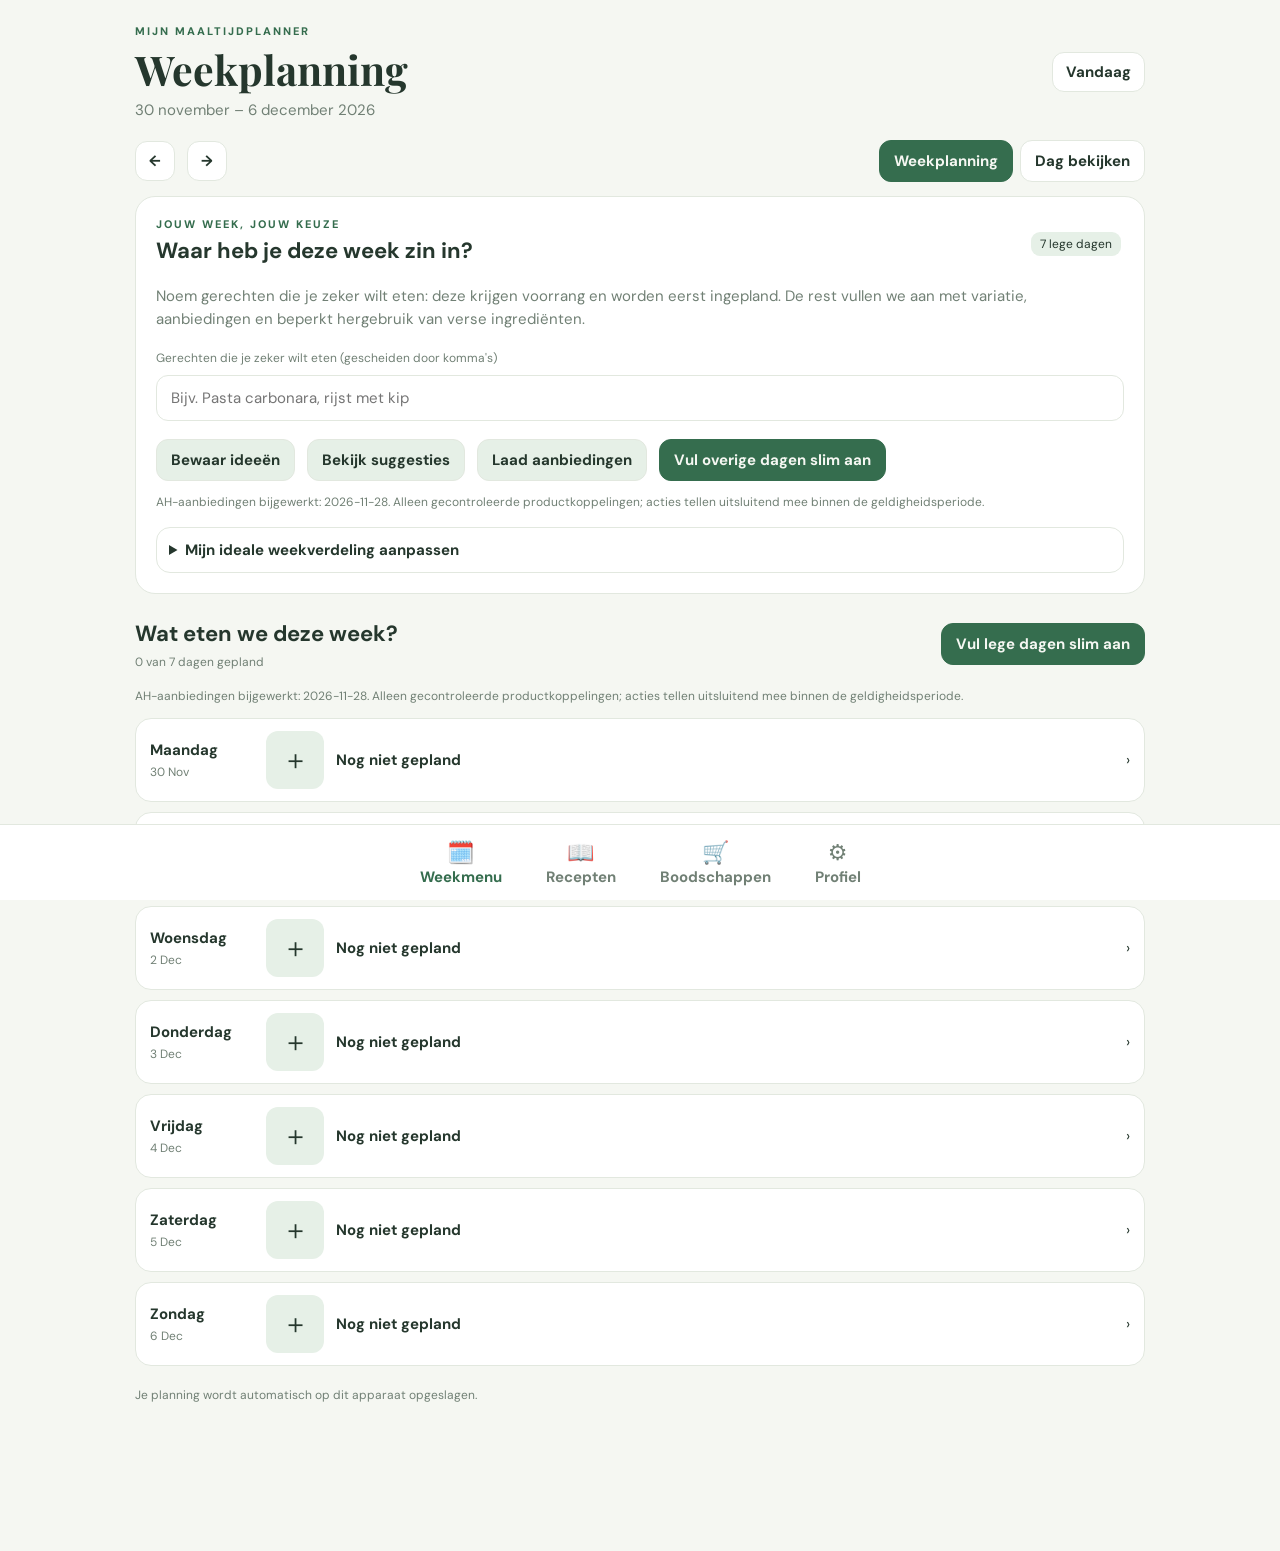
<file: index.html>
<!doctype html><html lang="nl"><head><meta charset="utf-8"><meta name="viewport" content="width=device-width,initial-scale=1,viewport-fit=cover"><meta name="theme-color" content="#f5f7f2"><title>Mijn Weekmenu</title><link rel="preconnect" href="https://fonts.googleapis.com"><link href="https://fonts.googleapis.com/css2?family=DM+Sans:wght@400;500;600;700;800&family=Playfair+Display:wght@600;700&display=swap" rel="stylesheet"><link rel="stylesheet" href="styles.css"></head><body><main id="app"></main><nav id="nav" aria-label="Hoofdnavigatie"></nav><div id="overlay"></div><script src="data.js"></script><script src="app.js"></script></body></html>
</file>
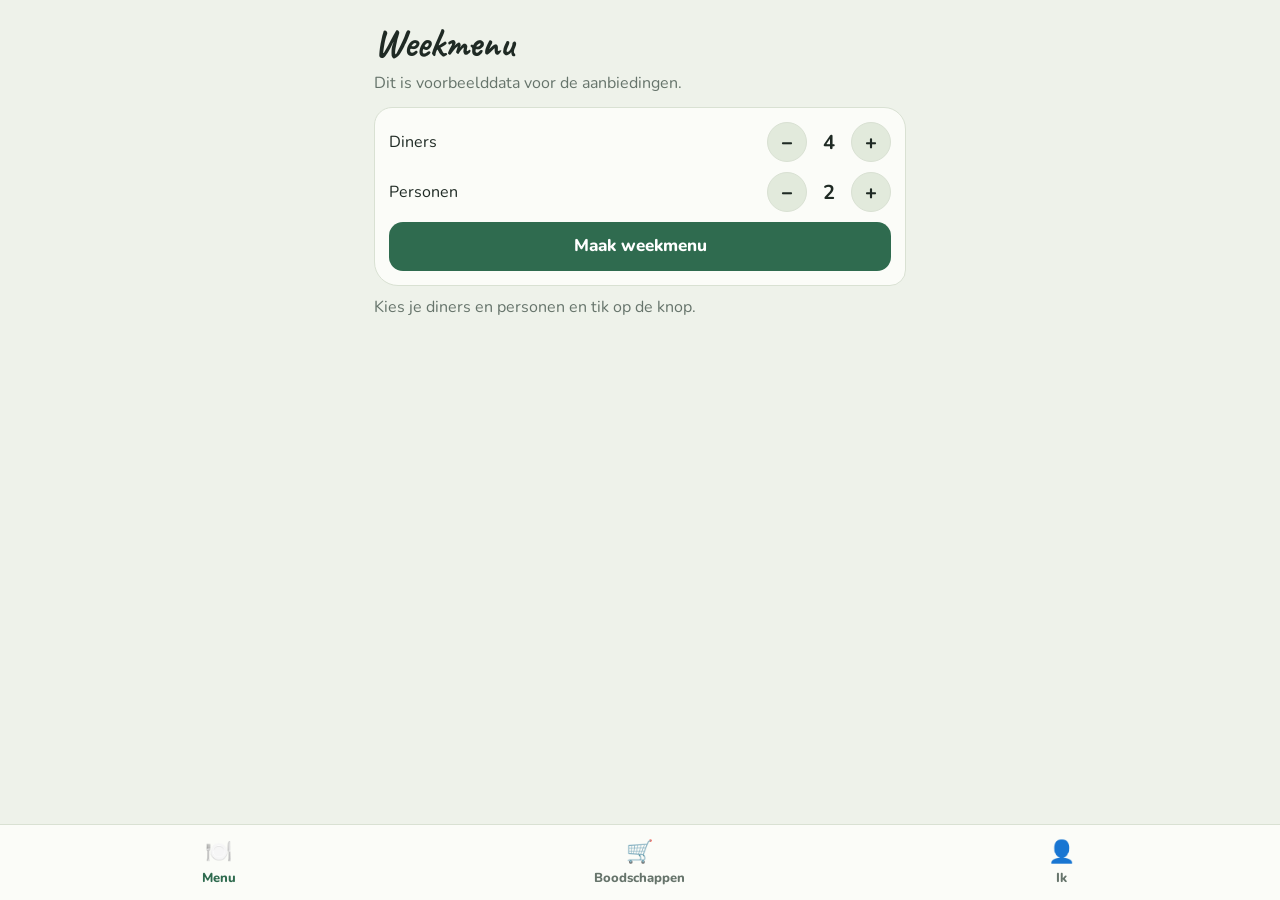
<file: index (3).html>
<!doctype html>
<html lang="nl"><head><meta charset="utf-8">
<meta name="viewport" content="width=device-width, initial-scale=1, viewport-fit=cover">
<title>Weekmenu</title>
<link href="https://fonts.googleapis.com/css2?family=Caveat:wght@600;700&family=Nunito:wght@400;700;800&display=swap" rel="stylesheet">
<style>
:root{--bg:#eef2ea;--card:#fbfcf8;--ink:#1f2a24;--mut:#66746b;--acc:#2f6b4f;--on:#fff;--deal:#f2c14e;--line:#d9e1d3;--chip:#e2eadc;box-sizing:border-box;padding-top:env(safe-area-inset-top,0px);padding-bottom:env(safe-area-inset-bottom,0px)}
@media(prefers-color-scheme:dark){:root:not([data-theme="light"]){--bg:#141a16;--card:#1d2621;--ink:#e9f0e8;--mut:#90a096;--acc:#6fc096;--on:#10201a;--line:#2b3830;--chip:#27332c;color-scheme:dark}}
:root[data-theme="dark"]{--bg:#141a16;--card:#1d2621;--ink:#e9f0e8;--mut:#90a096;--acc:#6fc096;--on:#10201a;--line:#2b3830;--chip:#27332c;color-scheme:dark}
*{box-sizing:border-box}html{scroll-padding-top:env(safe-area-inset-top,0px)}
body{margin:0;background:var(--bg);color:var(--ink);font:400 16px/1.45 Nunito,system-ui,sans-serif;padding-bottom:84px}
main{max-width:560px;margin:0 auto;padding:14px}
h1,h2{font-family:Caveat,cursive;margin:0;font-weight:700}h1{font-size:40px}h2{font-size:28px;margin:18px 0 8px}
.sub{color:var(--mut);margin:0 0 12px}
.card{background:var(--card);border:1.5px solid var(--line);border-radius:18px 22px 16px 24px;padding:14px;margin:10px 0}
.row{display:flex;align-items:center;gap:10px}.sp{flex:1}
.step{display:flex;align-items:center;gap:10px}.step b{min-width:24px;text-align:center;font-size:20px}
button{font:inherit;color:inherit;cursor:pointer}
.rb{width:40px;height:40px;border-radius:50%;border:1.5px solid var(--line);background:var(--chip);font-size:20px;font-weight:800}
.btn{background:var(--acc);color:var(--on);border:0;border-radius:14px;padding:12px 16px;font-weight:800;width:100%;font-size:17px}
.ghost{background:none;border:1.5px solid var(--line);border-radius:12px;padding:6px 10px;font-weight:700}
.pic{width:64px;height:64px;flex:none;border-radius:58% 42% 55% 45%/48% 56% 44% 52%;background:var(--chip);border:2px solid var(--ink);display:grid;place-items:center;font-size:32px}
.meta{color:var(--mut);font-size:14px}.name{font-weight:800;font-size:18px}
.tag{display:inline-block;background:var(--deal);color:#2a2105;border-radius:8px;padding:1px 7px;font-size:12px;font-weight:800;margin:4px 4px 0 0}
.chip{display:inline-block;border:1.5px solid var(--line);background:var(--chip);border-radius:20px;padding:5px 12px;margin:3px;font-weight:700}
.chip.on{background:var(--ink);color:var(--bg)}
.st{flex:1;min-width:30%;border:1.5px solid var(--line);border-radius:14px;background:var(--card);padding:8px;text-align:center}
.st.sel{border-color:var(--acc);outline:2px solid var(--acc)}.st b{display:block;font-size:17px}
.best{color:var(--acc);font-size:12px;font-weight:800}
.it{display:flex;align-items:center;gap:10px;padding:9px 0;border-bottom:1px solid var(--line)}
.it.d .t{text-decoration:line-through;opacity:.5}.t{flex:1}
nav{position:fixed;left:0;right:0;bottom:0;background:var(--card);border-top:1.5px solid var(--line);display:flex;padding:6px 8px calc(6px + env(safe-area-inset-bottom,0px))}
nav button{flex:1;border:0;background:none;padding:6px;font-weight:800;color:var(--mut);font-size:13px}nav button span{display:block;font-size:22px}
nav button.on{color:var(--acc)}
.seg{display:flex;gap:6px;margin:8px 0}.seg button{flex:1;border:1.5px solid var(--line);background:var(--card);border-radius:12px;padding:8px;font-weight:800}.seg .on{background:var(--acc);color:var(--on);border-color:var(--acc)}
button:focus-visible{outline:3px solid var(--acc);outline-offset:2px}
.in{font:inherit;color:inherit;background:var(--card);border:1.5px solid var(--line);border-radius:10px;padding:8px;width:100%;min-width:0}
</style></head><body><main id="app"></main><nav id="nav"></nav>
<script>
const CT=`kip|Kipfilet|1.6|g|125|0
gehakt|Gehakt|1.3|g|100|0
spek|Spekjes|0.6|g|30|0
ham|Ham|0.5|g|30|0
zalm|Zalm|2.2|g|120|0
rijst|Rijst|0.2|g|75|1
pasta|Pasta|0.25|g|90|1
orzo|Orzo|0.35|g|80|0
wrap|Wraps|0.5|st|2|0
naan|Naanbrood|0.5|st|1|0
bloemkool|Bloemkool|0.6|g|200|0
broccoli|Broccoli|0.55|g|150|0
spinazie|Spinazie|0.5|g|100|0
boerenkool|Boerenkool|0.5|g|200|0
zuurkool|Zuurkool|0.4|g|200|0
rodekool|Rode kool|0.4|g|200|0
sperzieb|Sperziebonen|0.6|g|150|0
courgette|Courgette|0.5|st|0.5|0
tomaat|Tomaten|0.5|g|120|0
paprika|Paprika|0.6|st|0.5|0
mozzarella|Mozzarella|0.55|g|60|0
feta|Feta|0.6|g|50|0
burrata|Burrata|1.2|g|60|0
kaas|Geraspte kaas|0.4|g|40|0
boursin|Boursin|0.8|g|40|0
room|Kookroom|0.3|ml|50|0
pesto|Pesto|0.5|g|30|0
currypasta|Currypasta|0.4|g|25|0
kokos|Kokosmelk|0.45|ml|100|0
linzen|Linzen|0.4|g|60|0
aardappel|Aardappelen|0.3|g|200|0
sla|Sla|0.4|g|60|0
avocado|Avocado|0.8|st|0.5|0
tzatziki|Tzatziki|0.4|g|50|0
mais|Mais en bonen|0.4|g|80|0
ei|Eieren|0.3|st|1|1
ui|Ui|0.1|st|0.5|1
knoflook|Knoflook|0.05|teen|1|1
olie|Olijfolie|0.05|ml|10|1`;
const RT=`Bloemkoolschotel|Schotels|45|1|bloemkool,aardappel,kaas,room,ham
Broccoli-ovenschotel|Schotels|40|1|broccoli,aardappel,kaas,room,gehakt
Lasagne|Schotels|75|2|gehakt,pasta,tomaat,kaas,room,ui
Quiche met spinazie|Schotels|60|2|spinazie,ei,room,kaas,spek
Pan-lasagne pesto|Schotels|35|1|pasta,pesto,gehakt,mozzarella,tomaat,olie
Boerenkoolstamppot|Hollands|40|1|boerenkool,aardappel,spek
Zuurkool met spekjes|Hollands|35|1|zuurkool,aardappel,spek
Rode kool met kip|Hollands|40|1|rodekool,aardappel,kip
Sperziebonen met kip|Hollands|35|1|sperzieb,aardappel,kip
Kippensoep|Soep|60|2|kip,ui,aardappel
Broccolisoep|Soep|30|1|broccoli,room,aardappel,ui
Pasta carbonara|Pasta|25|1|pasta,spek,ei,kaas,knoflook
Orzo met ham en kaas|Pasta|25|1|orzo,ham,kaas,room
Pasta pesto met kip|Pasta|25|1|pasta,pesto,kip,tomaat
Pasta boursin en broccoli|Pasta|25|1|pasta,boursin,broccoli
Ravioli spinazie-mozzarella|Pasta|20|1|pasta,spinazie,mozzarella,tomaat
Orzo met spinazie en tomaatjes|Pasta|25|1|orzo,spinazie,tomaat,feta
Chili con carne|Wraps|45|1|gehakt,mais,tomaat,paprika,rijst,ui
Tacos|Wraps|25|1|gehakt,wrap,sla,tomaat,kaas,avocado
Fajitas|Wraps|25|1|kip,paprika,wrap,ui,kaas
Shoarma-wraps|Wraps|25|1|kip,wrap,sla,tzatziki,tomaat
Nasi|Rijst|30|1|rijst,kip,ei,ui,paprika,knoflook,olie
Butter chicken|Rijst|40|2|kip,rijst,room,tomaat,currypasta
Kip kerrie|Rijst|35|1|kip,rijst,currypasta,kokos,paprika
Pokebowl|Rijst|25|1|zalm,rijst,avocado,mais
Linzencurry met naan|Curry|35|1|linzen,kokos,currypasta,tomaat,naan
Groene curry|Curry|35|2|kip,kokos,currypasta,broccoli,rijst
Orzosalade met feta|Salades|20|1|orzo,feta,tomaat,paprika,sla
Burratasalade|Salades|15|1|burrata,tomaat,sla,pesto
Caesar-pastasalade|Salades|25|1|pasta,kip,spek,ei,sla
Gevulde paprika|Overig|50|2|paprika,gehakt,rijst,kaas,tomaat
Courgette-parmigiana|Overig|55|2|courgette,tomaat,mozzarella,kaas
Risotto met burrata|Overig|40|2|rijst,burrata,courgette,room,ui
Kip tandoori met naan|Overig|35|1|kip,naan,tzatziki,currypasta`;
const EM={Schotels:'🥘',Hollands:'🥔',Soep:'🍲',Pasta:'🍝',Wraps:'🌯',Rijst:'🍛',Curry:'🌶️',Salades:'🥗',Overig:'🍽️'};
const CT2=`zout|Zout|0.03|st|0|1
peper|Peper|0.03|st|0|1
nootmuskaat|Nootmuskaat|0.03|st|0|1
ikruiden|Italiaanse kruiden|0.03|st|0|1
tacokruiden|Tacokruiden|0.15|st|0|1
komijn|Komijn|0.03|st|0|1
kerriepoeder|Kerriepoeder|0.03|st|0|1
paprikapoeder|Paprikapoeder|0.03|st|0|1
gember|Gember|0.1|g|5|1
bouillon|Bouillon|0.1|st|0.5|1
boter|Boter|0.1|g|10|1
melk|Melk|0.1|ml|50|1
sojasaus|Sojasaus|0.05|ml|10|1
azijn|Azijn|0.03|ml|10|1
honing|Honing|0.1|g|10|1
tomatenpuree|Tomatenpuree|0.1|g|15|1
asperges|Groene asperges|1.2|g|150|0
witlof|Witlof|0.6|g|150|0
wortel|Wortelen|0.3|g|150|0
snijbonen|Snijbonen|0.6|g|150|0
pompoen|Pompoen|0.4|g|200|0
aubergine|Aubergine|0.7|st|0.5|0
gnocchi|Gnocchi|0.5|g|125|0
ricotta|Ricotta|0.6|g|50|0
deeg|Bladerdeeg of pizzadeeg|0.4|st|0.5|0
broodje|Burgerbroodjes|0.3|st|1|0
kipgehakt|Kipgehakt|1.2|g|100|0
friet|Friet|0.5|g|150|0
pita|Pitabroodjes|0.4|st|1|0
nacho|Nacho's|0.5|g|40|0
pindasaus|Pindasaus|0.4|g|40|0
stoofvlees|Stoofvlees|1.8|g|125|0
bulgur|Bulgur|0.3|g|70|0
couscous|Couscous|0.3|g|70|0
kikkererwten|Kikkererwten|0.35|g|80|0
carpaccio|Carpaccio|1.5|g|50|0
pijnboompitten|Pijnboompitten|0.5|g|15|0
basilicum|Basilicum|0.25|g|10|0
aardbeien|Aardbeien|0.8|g|80|0
rucola|Rucola|0.4|g|30|0
capres|Capres|0.15|g|10|0`;
const RT2=`Courgetteschotel|Schotels|45|1|courgette,aardappel,kaas,room,gehakt
Spinazieschotel|Schotels|45|1|spinazie,aardappel,kaas,room,ei
Witlof met ham en kaas|Schotels|40|1|witlof,ham,kaas,aardappel,room
Quiche met capres|Schotels|60|2|ei,room,kaas,spek,deeg,capres
Gnocchi-ovenschotel met kip en pesto|Schotels|40|1|gnocchi,pesto,kip,courgette,mozzarella
Wortelen met gehakt|Hollands|40|1|wortel,aardappel,gehakt
Snijbonen met gehakt|Hollands|35|1|snijbonen,aardappel,gehakt
Spinazie met ei|Hollands|30|1|spinazie,aardappel,ei
Groene asperges met spek|Hollands|30|1|asperges,spek,aardappel,ei
Gegrilde ovengroenten|Hollands|45|1|courgette,paprika,aubergine,aardappel,feta
Pompoensoep|Soep|40|1|pompoen,room,ui
Courgettepasta|Pasta|25|1|courgette,pasta,room,kaas
Pasta pesto|Pasta|20|1|pasta,pesto,tomaat,pijnboompitten
Macaroni met ham en kaas|Pasta|35|1|pasta,ham,kaas,tomaat
Mac and cheese|Pasta|30|1|pasta,kaas,room,melk
Pasta met kip, courgette en room|Pasta|30|1|pasta,kip,courgette,room
Orzo met spek, courgette en burrata|Pasta|30|2|orzo,spek,courgette,burrata,rucola
Quesadilla's|Wraps|25|1|wrap,kaas,kip,paprika,mais
Bloemkoolpizza|Wraps|50|2|bloemkool,mozzarella,tomaat,ei
Wrap-pizza met crème fraîche|Wraps|20|1|wrap,room,spinazie,kaas,tomaat
Kipcorn|Wraps|35|1|kip,deeg,kaas
Hamburgers|Wraps|30|1|broodje,gehakt,sla,tomaat,kaas,aardappel
Plaattaart (flammkuchen)|Wraps|30|1|deeg,room,spek,ui,kaas
Tostada met gehakt|Wraps|25|1|wrap,gehakt,mais,sla,tomaat,avocado
Pita tandoori|Wraps|25|1|pita,kip,tzatziki,sla,tomaat,kerriepoeder
Taquito's|Wraps|30|1|wrap,kip,kaas,mais
Gyros-wraps|Wraps|25|1|wrap,kip,tzatziki,sla,tomaat
Kip-saté-wraps|Wraps|25|1|wrap,kip,pindasaus,sla,wortel
Kip Caesar-wraps|Wraps|25|1|wrap,kip,sla,spek,kaas
Kip-tacos met sla|Wraps|25|1|wrap,kipgehakt,sla,tomaat,avocado
Mexicaanse bowl|Wraps|30|1|rijst,gehakt,mais,avocado,tomaat,nacho
Gevulde courgette met Mexicaans gehakt|Wraps|45|2|courgette,gehakt,mais,kaas,tomaat
Enchilada's met kip|Wraps|40|2|wrap,kip,mais,tomaat,kaas
Loaded fries|Wraps|30|1|friet,kipgehakt,kaas,sla,tomaat
Gezonde kapsalon|Wraps|35|1|aardappel,kip,sla,tomaat,tzatziki,kaas
Turkse pizza|Wraps|35|2|deeg,gehakt,tomaat,paprika,sla
Chicken tonight|Rijst|30|1|kip,rijst,paprika,room,tomaat
Stoofvlees met rijst en boontjes|Rijst|30|1|stoofvlees,rijst,snijbonen
Kip met rijst en broccoli|Rijst|30|1|kip,rijst,broccoli,room
Kip tandoori met rijst|Rijst|35|1|kip,rijst,tzatziki,kerriepoeder
Kip madras|Rijst|35|1|kip,rijst,currypasta,tomaat,room
Honing-gemberkip met rijst|Rijst|30|1|kip,rijst,honing,sojasaus,broccoli
Roti met kip|Rijst|40|2|wrap,kip,aardappel,sperzieb,currypasta
Risotto|Rijst|40|2|rijst,kaas,room,boter,ui
Risotto verde met burrata|Rijst|40|2|rijst,courgette,spinazie,burrata,kaas
Paprikarisotto met burrata|Rijst|40|2|rijst,paprika,burrata,kaas
Pastasalade pesto met kip|Salades|25|1|pasta,pesto,tomaat,kip,pijnboompitten
Bulgursalade met feta|Salades|25|1|bulgur,feta,paprika,tomaat,sla
Orzosalade met mozzarella|Salades|20|1|orzo,tomaat,mozzarella,basilicum
Linda-salade met nacho's|Salades|20|1|nacho,sla,tomaat,avocado,gehakt,mais
Spinaziesalade met aardbeien|Salades|15|1|spinazie,aardbeien,feta,pijnboompitten
Couscoussalade|Salades|20|1|couscous,kikkererwten,tomaat,feta,sla
Krokante aardappelsalade|Salades|35|1|aardappel,spek,ei,sla,tomaat
Pastasalade met carpaccio|Salades|25|1|pasta,carpaccio,rucola,tomaat,pijnboompitten
Pastasalade met avocado en spek|Salades|25|1|pasta,avocado,spek,tomaat,sla
Orzosalade met gegrilde groenten|Salades|30|1|orzo,courgette,paprika,aubergine,feta
Pompoencurry|Curry|40|1|pompoen,kokos,currypasta,rijst,kikkererwten
Kip met tzatziki en naan|Overig|25|1|kip,tzatziki,naan,sla,tomaat
Courgettepatatjes|Overig|35|1|courgette,ei,kaas,aardappel
Melanzane parmigiana|Overig|60|2|aubergine,tomaat,mozzarella,kaas
Kipburger|Overig|30|1|broodje,kipgehakt,sla,tomaat,kaas
Kip shoarma met tzatziki|Overig|30|1|kip,tzatziki,rijst,sla,tomaat
Courgetterolletjes met ricotta|Overig|45|2|courgette,ricotta,tomaat,mozzarella
Italiaanse plaattaart|Overig|30|1|deeg,tomaat,mozzarella,rucola,ham`;
const CX={Schotels:'zout,peper,nootmuskaat,boter',Hollands:'zout,peper,boter,melk',Soep:'bouillon,zout,peper,knoflook',Pasta:'knoflook,olie,zout,peper,ikruiden',Wraps:'knoflook,olie,tacokruiden,zout,peper',Rijst:'knoflook,olie,zout,peper,gember',Curry:'knoflook,gember,olie,komijn,kerriepoeder,zout',Salades:'olie,azijn,zout,peper',Overig:'knoflook,olie,zout,peper,ikruiden'};
const C={},R=[];
(CT+'\n'+CT2).split('\n').forEach(l=>{const[k,n,p,u,q,pa]=l.split('|');C[k]={n,p:+p,u,q:+q,pa:+pa}});
(RT+'\n'+RT2).split('\n').forEach(l=>{const[n,c,m,d,i]=l.split('|');R.push({n,c,m:+m,d:+d,i:[...new Set(i.split(',').concat((CX[c]||'').split(',')).filter(Boolean))]})});
const BASE=R.length;
// Voorbeeld-aanbiedingen (later vervangen door de wekelijkse scraper)
const ST=['AH','Jumbo','Lidl','Aldi','Dirk'];
const MU={AH:1,Jumbo:.97,Lidl:.88,Aldi:.87,Dirk:.9};
const DS={AH:{kip:.25,courgette:.3,pasta:.2,spinazie:.25,mozzarella:.3,gehakt:.15},Jumbo:{gehakt:.3,broccoli:.3,wrap:.25,tomaat:.2,kaas:.2,room:.2,feta:.25},Lidl:{paprika:.3,kip:.15,avocado:.3,sla:.2,mais:.15},Aldi:{spek:.25,aardappel:.2,bloemkool:.3,pesto:.2},Dirk:{kokos:.3,linzen:.25,currypasta:.3,orzo:.2,burrata:.25,ham:.2}};
let S={n:4,p:2,mode:'single',store:null,menu:[],dis:['zalm'],favs:[],hist:[],moved:[],done:[],tab:'menu'};
try{const x=JSON.parse(localStorage.getItem('wm1')||'null');if(x)S={...S,...x,tab:'menu'}}catch(e){}
const save=()=>{try{localStorage.setItem('wm1',JSON.stringify(S))}catch(e){}};
S=Object.assign({cr:[],ci:{},dw:[],form:{open:false,n:'',c:'Overig',m:30,d:1,sel:[],ni:{n:'',p:'',u:'g',q:''}}},S);
Object.assign(C,S.ci);S.cr.forEach(r=>R.push(r));S.menu=S.menu.filter(i=>i<R.length);
const bad=r=>S.dw.some(w=>r.n.toLowerCase().includes(w)||r.i.some(k=>C[k].n.toLowerCase().includes(w)));
const eur=v=>'€'+v.toFixed(2).replace('.',',');
const pr=(k,s)=>C[k].p*MU[s]*(1-(DS[s][k]||0));
const bestS=k=>ST.reduce((a,s)=>pr(k,s)<pr(k,a)?s:a);
const uses=()=>{const m={};S.menu.forEach(i=>R[i].i.forEach(k=>m[k]=(m[k]||0)+1));return m};
const isBuy=k=>C[k].pa?S.moved.includes(k):!S.moved.includes(k);
const tot=s=>{const u=uses();return Object.keys(u).filter(isBuy).reduce((a,k)=>a+(s==='split'?pr(k,bestS(k)):pr(k,s))*S.p*u[k],0)};
const cheapest=()=>ST.reduce((a,s)=>tot(s)<tot(a)?s:a);
const cur=()=>S.store||cheapest();
const unit=k=>S.mode==='split'?pr(k,bestS(k)):pr(k,cur());
const qty=(k,n)=>{const c=C[k],v=c.q*S.p*n;if(!c.q)return 'naar smaak';if(c.u==='g'&&v>=1000)return (v/1000).toFixed(1).replace('.',',')+' kg';if(c.u==='ml'&&v>=1000)return (v/1000).toFixed(1).replace('.',',')+' l';const r=Math.round(v*10)/10;return String(r).replace('.',',')+' '+(c.u==='st'?'stuks':c.u)};
const score=(r,cats)=>{let d=0;r.i.forEach(k=>{if(!C[k].pa)d+=Math.max(...ST.map(s=>DS[s][k]||0))});return d/r.i.length+Math.random()*.35+(S.favs.includes(r.n)?.15:0)-cats.filter(c=>c===r.c).length*.3};
const best=(ex,cats)=>{const c=R.map((r,i)=>[r,i]).filter(([r,i])=>!ex.includes(i)&&!r.i.some(k=>S.dis.includes(k))&&!bad(r)).map(([r,i])=>[score(r,cats),i]).sort((a,b)=>b[0]-a[0])[0];return c?c[1]:null};
function gen(){const m=[];for(let x=0;x<S.n;x++){const i=best(m,m.map(j=>R[j].c));if(i!==null)m.push(i)}S.menu=m;S.done=[];S.moved=[];S.store=null;save();render()}
function swap(x){const o=S.menu.filter((_,j)=>j!==x),i=best(S.menu,o.map(j=>R[j].c));if(i!==null){S.menu[x]=i;save();render()}}
const cost=r=>r.i.reduce((a,k)=>a+unit(k)*S.p,0);
const deals=r=>r.i.filter(k=>!C[k].pa).map(k=>{const s=bestS(k),d=DS[s][k];return d?`<span class="tag">${C[k].n} −${Math.round(d*100)}% ${s}</span>`:''}).join('');
const dif=['makkelijk','gemiddeld','pittig'];
function setN(k,d,lo,hi){S[k]=Math.min(hi,Math.max(lo,S[k]+d));save();render()}
function tog(arr,v){const a=S[arr],i=a.indexOf(v);i<0?a.push(v):a.splice(i,1);save();render()}
function go(t){S.tab=t;render();scrollTo(0,0)}
function vMenu(){let h=`<h1>Weekmenu</h1><p class="sub">Dit is voorbeelddata voor de aanbiedingen.</p>
<div class="card"><div class="row"><span class="sp">Diners</span><span class="step"><button class="rb" onclick="setN('n',-1,1,7)" aria-label="Minder diners">−</button><b>${S.n}</b><button class="rb" onclick="setN('n',1,1,7)" aria-label="Meer diners">+</button></span></div>
<div class="row" style="margin:10px 0"><span class="sp">Personen</span><span class="step"><button class="rb" onclick="setN('p',-1,1,10)" aria-label="Minder personen">−</button><b>${S.p}</b><button class="rb" onclick="setN('p',1,1,10)" aria-label="Meer personen">+</button></span></div>
<button class="btn" onclick="gen()">${S.menu.length?'Maak nieuw weekmenu':'Maak weekmenu'}</button></div>`;
if(!S.menu.length)return h+`<p class="sub">Kies je diners en personen en tik op de knop.</p>`;
let t=0;S.menu.forEach((i,x)=>{const r=R[i],c=cost(r);t+=c;h+=`<div class="card"><div class="row"><div class="pic">${EM[r.c]}</div><div class="sp"><div class="name">${r.n}</div><div class="meta">${r.m} min, ${dif[r.d-1]}</div><div><b>${eur(c)}</b> <span class="meta">totaal, ${eur(c/S.p)} p.p.</span></div></div>
<div style="display:grid;gap:6px"><button class="ghost" onclick="tog('favs','${r.n}')" aria-label="Favoriet">${S.favs.includes(r.n)?'❤️':'🤍'}</button><button class="ghost" onclick="swap(${x})" aria-label="Wissel gerecht">↻</button></div></div>${deals(r)}</div>`});
return h+`<div class="card row"><span class="sp">Hele week</span><b>${eur(t)}</b></div><button class="btn" onclick="S.hist.unshift({d:new Date().toLocaleDateString('nl-NL'),m:S.menu.map(i=>R[i].n),n:S.n,p:S.p});S.hist=S.hist.slice(0,20);save();alert('Bewaard in je geschiedenis')">Bewaar deze week</button>`}
function vShop(){if(!S.menu.length)return `<h1>Boodschappen</h1><p class="sub">Maak eerst een weekmenu.</p>`;
const bs=cheapest(),u=uses(),ks=Object.keys(u);
let h=`<h1>Boodschappen</h1><div class="seg"><button class="${S.mode==='single'?'on':''}" onclick="S.mode='single';save();render()">Één winkel</button><button class="${S.mode==='split'?'on':''}" onclick="S.mode='split';save();render()">Verdeeld</button></div>`;
if(S.mode==='single'){h+=`<div class="row" style="flex-wrap:wrap;gap:8px">`+ST.map(s=>`<button class="st ${s===cur()?'sel':''}" onclick="S.store='${s}';save();render()">${s}<b>${eur(tot(s))}</b>${s===bs?'<span class="best">goedkoopst</span>':''}</button>`).join('')+`</div>`}
else h+=`<div class="card row"><span class="sp">Goedkoopste per product</span><b>${eur(tot('split'))}</b></div><p class="sub">Je bespaart ${eur(tot(bs)-tot('split'))} t.o.v. alleen ${bs}.</p>`;
h+=`<h2>Te kopen</h2><div class="card">`;
const row=(k,buy)=>{const n=u[k],st=S.mode==='split'?bestS(k):cur();return `<div class="it ${S.done.includes(k)&&buy?'d':''}">${buy?`<input type="checkbox" ${S.done.includes(k)?'checked':''} onchange="tog('done','${k}')" aria-label="${C[k].n}">`:''}<div class="t"><b>${C[k].n}</b> <span class="meta">${qty(k,n)}${buy?`, ${eur(pr(k,st)*S.p*n)}${S.mode==='split'?' bij '+st:''}`:''}</span></div><button class="ghost" onclick="tog('moved','${k}')">${buy?'Heb ik':'Koop'}</button></div>`};
h+=ks.filter(isBuy).map(k=>row(k,1)).join('')||'<p class="meta">Niets te kopen.</p>';
h+=`</div><h2>Waarschijnlijk in huis</h2><div class="card">`+(ks.filter(k=>!isBuy(k)).map(k=>row(k,0)).join('')||'<p class="meta">Leeg.</p>')+`</div>`;return h}
function vMe(){let h=`<h1>Ik</h1><h2>Lust ik niet</h2><p class="sub">Typ een woord (bijvoorbeeld ‘zalm’) of tik een ingrediënt aan. Geblokkeerde gerechten komen niet in je menu.</p><div class="card"><div class="row"><input id="dw" class="in" placeholder="Wat lust je niet?" onkeydown="if(event.key==='Enter')addDw()"><button class="ghost" onclick="addDw()">Voeg toe</button></div><div>${S.dw.map(w=>`<button class="chip on" onclick="rmDw('${w}')">${w} ✕</button>`).join('')}</div><hr style="border:0;border-top:1px solid var(--line)">`;
h+=Object.keys(C).filter(k=>!C[k].pa).map(k=>`<button class="chip ${S.dis.includes(k)?'on':''}" onclick="tog('dis','${k}')">${C[k].n}</button>`).join('')+`</div><h2>Favorieten</h2><div class="card">`;
h+=S.favs.map(f=>`<span class="chip">❤️ ${f}</span>`).join('')||'<p class="meta">Tik op het hartje bij een gerecht.</p>';
h+=`</div><h2>Geschiedenis</h2>`+(S.hist.map(x=>`<div class="card"><b>${x.d}</b> <span class="meta">${x.n} diners, ${x.p} pers.</span><div class="meta">${x.m.join(', ')}</div></div>`).join('')||'<p class="meta">Nog geen bewaarde weken.</p>');return h+vAdd()}
const bad2=0;
function addDw(){const v=document.getElementById('dw').value.trim().toLowerCase();if(v&&!S.dw.includes(v)){S.dw.push(v);save();render()}}
function rmDw(w){S.dw=S.dw.filter(x=>x!==w);save();render()}
const selIng=k=>{const a=S.form.sel,i=a.indexOf(k);i<0?a.push(k):a.splice(i,1);render()};
function addIng(){const n=S.form.ni;if(!n.n.trim())return;const k='c_'+Date.now();S.ci[k]={n:n.n.trim(),p:+n.p||0.3,u:n.u,q:+n.q||1,pa:0};C[k]=S.ci[k];S.form.sel.push(k);S.form.ni={n:'',p:'',u:'g',q:''};save();render()}
function saveCr(){const f=S.form;if(!f.n.trim()||!f.sel.length){alert('Geef een naam en kies minstens één ingrediënt');return}const r={n:f.n.trim(),c:f.c,m:f.m||30,d:f.d,i:[...f.sel]};S.cr.push(r);R.push(r);S.form={open:false,n:'',c:'Overig',m:30,d:1,sel:[],ni:{n:'',p:'',u:'g',q:''}};save();render()}
function delCr(x){S.cr.splice(x,1);R.length=BASE;S.cr.forEach(r=>R.push(r));S.menu=S.menu.filter(i=>i<R.length);save();render()}
function vAdd(){const f=S.form;let h=`<h2>Eigen recepten</h2>`+S.cr.map((r,x)=>`<div class="card row"><span class="sp"><b>${r.n}</b> <span class="meta">${r.c}, ${r.m} min</span></span><button class="ghost" onclick="delCr(${x})" aria-label="Verwijder">✕</button></div>`).join('');
if(!f.open)return h+`<button class="btn" onclick="S.form.open=true;render()">+ Nieuw recept</button>`;
return h+`<div class="card"><input class="in" placeholder="Naam van het gerecht" value="${f.n}" oninput="S.form.n=this.value"><div class="row" style="margin:8px 0"><select class="in" onchange="S.form.c=this.value">${Object.keys(EM).map(c=>`<option ${c===f.c?'selected':''}>${c}</option>`).join('')}</select><input class="in" type="number" min="5" value="${f.m}" oninput="S.form.m=+this.value" aria-label="Minuten"><select class="in" onchange="S.form.d=+this.value">${dif.map((d,i)=>`<option value="${i+1}" ${i+1===f.d?'selected':''}>${d}</option>`).join('')}</select></div><p class="meta">Kies ingrediënten:</p><div style="max-height:200px;overflow:auto">${Object.keys(C).map(k=>`<button class="chip ${f.sel.includes(k)?'on':''}" onclick="selIng('${k}')">${C[k].n}</button>`).join('')}</div><p class="meta">Staat het er niet bij? Voeg het toe (prijs per persoon en hoeveelheid per persoon):</p><div class="row"><input class="in" placeholder="Naam" value="${f.ni.n}" oninput="S.form.ni.n=this.value"><input class="in" type="number" step="0.05" placeholder="€ p.p." value="${f.ni.p}" oninput="S.form.ni.p=this.value"><select class="in" onchange="S.form.ni.u=this.value"><option>g</option><option>st</option><option>ml</option></select><input class="in" type="number" placeholder="p.p." value="${f.ni.q}" oninput="S.form.ni.q=this.value"></div><button class="ghost" style="margin:8px 0" onclick="addIng()">Ingrediënt toevoegen</button><button class="btn" onclick="saveCr()">Recept opslaan</button></div>`}
function render(){app.innerHTML=S.tab==='menu'?vMenu():S.tab==='shop'?vShop():vMe();
nav.innerHTML=[['menu','🍽️','Menu'],['shop','🛒','Boodschappen'],['me','👤','Ik']].map(([t,e,l])=>`<button class="${S.tab===t?'on':''}" onclick="go('${t}')"><span>${e}</span>${l}</button>`).join('')}
render();
</script></body></html>
</file>
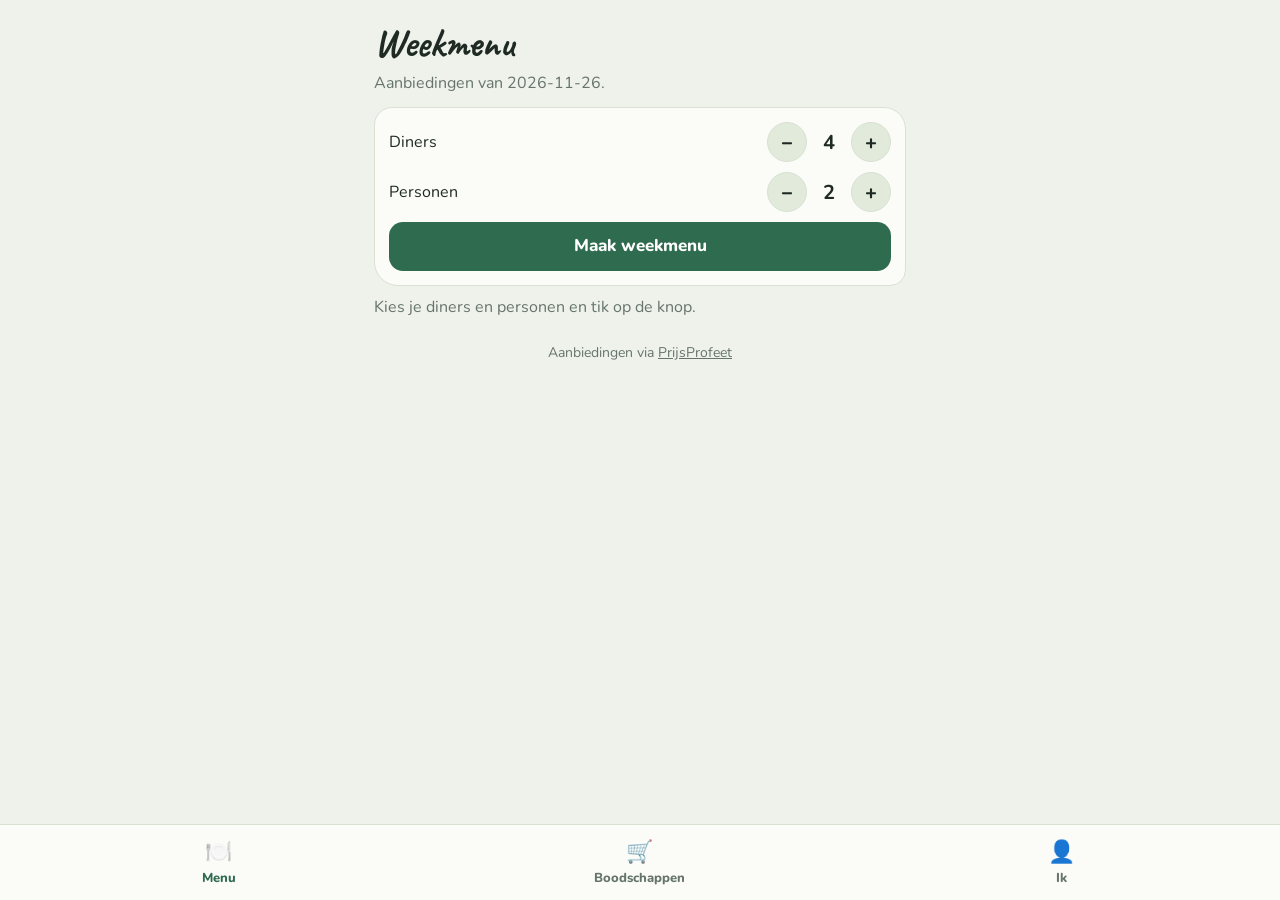
<file: index (4).html>
<!doctype html>
<html lang="nl"><head><meta charset="utf-8">
<meta name="viewport" content="width=device-width, initial-scale=1, viewport-fit=cover">
<title>Weekmenu</title>
<link href="https://fonts.googleapis.com/css2?family=Caveat:wght@600;700&family=Nunito:wght@400;700;800&display=swap" rel="stylesheet">
<style>
:root{--bg:#eef2ea;--card:#fbfcf8;--ink:#1f2a24;--mut:#66746b;--acc:#2f6b4f;--on:#fff;--deal:#f2c14e;--line:#d9e1d3;--chip:#e2eadc;box-sizing:border-box;padding-top:env(safe-area-inset-top,0px);padding-bottom:env(safe-area-inset-bottom,0px)}
@media(prefers-color-scheme:dark){:root:not([data-theme="light"]){--bg:#141a16;--card:#1d2621;--ink:#e9f0e8;--mut:#90a096;--acc:#6fc096;--on:#10201a;--line:#2b3830;--chip:#27332c;color-scheme:dark}}
:root[data-theme="dark"]{--bg:#141a16;--card:#1d2621;--ink:#e9f0e8;--mut:#90a096;--acc:#6fc096;--on:#10201a;--line:#2b3830;--chip:#27332c;color-scheme:dark}
*{box-sizing:border-box}html{scroll-padding-top:env(safe-area-inset-top,0px)}
body{margin:0;background:var(--bg);color:var(--ink);font:400 16px/1.45 Nunito,system-ui,sans-serif;padding-bottom:84px}
main{max-width:560px;margin:0 auto;padding:14px}
h1,h2{font-family:Caveat,cursive;margin:0;font-weight:700}h1{font-size:40px}h2{font-size:28px;margin:18px 0 8px}
.sub{color:var(--mut);margin:0 0 12px}
.card{background:var(--card);border:1.5px solid var(--line);border-radius:18px 22px 16px 24px;padding:14px;margin:10px 0}
.row{display:flex;align-items:center;gap:10px}.sp{flex:1}
.step{display:flex;align-items:center;gap:10px}.step b{min-width:24px;text-align:center;font-size:20px}
button{font:inherit;color:inherit;cursor:pointer}
.rb{width:40px;height:40px;border-radius:50%;border:1.5px solid var(--line);background:var(--chip);font-size:20px;font-weight:800}
.btn{background:var(--acc);color:var(--on);border:0;border-radius:14px;padding:12px 16px;font-weight:800;width:100%;font-size:17px}
.ghost{background:none;border:1.5px solid var(--line);border-radius:12px;padding:6px 10px;font-weight:700}
.pic{width:64px;height:64px;flex:none;border-radius:58% 42% 55% 45%/48% 56% 44% 52%;background:var(--chip);border:2px solid var(--ink);display:grid;place-items:center;font-size:32px}
.meta{color:var(--mut);font-size:14px}.name{font-weight:800;font-size:18px}
.tag{display:inline-block;background:var(--deal);color:#2a2105;border-radius:8px;padding:1px 7px;font-size:12px;font-weight:800;margin:4px 4px 0 0}
.chip{display:inline-block;border:1.5px solid var(--line);background:var(--chip);border-radius:20px;padding:5px 12px;margin:3px;font-weight:700}
.chip.on{background:var(--ink);color:var(--bg)}
.st{flex:1;min-width:30%;border:1.5px solid var(--line);border-radius:14px;background:var(--card);padding:8px;text-align:center}
.st.sel{border-color:var(--acc);outline:2px solid var(--acc)}.st b{display:block;font-size:17px}
.best{color:var(--acc);font-size:12px;font-weight:800}
.it{display:flex;align-items:center;gap:10px;padding:9px 0;border-bottom:1px solid var(--line)}
.it.d .t{text-decoration:line-through;opacity:.5}.t{flex:1}
nav{position:fixed;left:0;right:0;bottom:0;background:var(--card);border-top:1.5px solid var(--line);display:flex;padding:6px 8px calc(6px + env(safe-area-inset-bottom,0px))}
nav button{flex:1;border:0;background:none;padding:6px;font-weight:800;color:var(--mut);font-size:13px}nav button span{display:block;font-size:22px}
nav button.on{color:var(--acc)}
.seg{display:flex;gap:6px;margin:8px 0}.seg button{flex:1;border:1.5px solid var(--line);background:var(--card);border-radius:12px;padding:8px;font-weight:800}.seg .on{background:var(--acc);color:var(--on);border-color:var(--acc)}
button:focus-visible{outline:3px solid var(--acc);outline-offset:2px}
.in{font:inherit;color:inherit;background:var(--card);border:1.5px solid var(--line);border-radius:10px;padding:8px;width:100%;min-width:0}
</style></head><body><main id="app"></main><nav id="nav"></nav>
<script>
const CT=`kip|Kipfilet|1.6|g|125|0
gehakt|Gehakt|1.3|g|100|0
spek|Spekjes|0.6|g|30|0
ham|Ham|0.5|g|30|0
zalm|Zalm|2.2|g|120|0
rijst|Rijst|0.2|g|75|1
pasta|Pasta|0.25|g|90|1
orzo|Orzo|0.35|g|80|0
wrap|Wraps|0.5|st|2|0
naan|Naanbrood|0.5|st|1|0
bloemkool|Bloemkool|0.6|g|200|0
broccoli|Broccoli|0.55|g|150|0
spinazie|Spinazie|0.5|g|100|0
boerenkool|Boerenkool|0.5|g|200|0
zuurkool|Zuurkool|0.4|g|200|0
rodekool|Rode kool|0.4|g|200|0
sperzieb|Sperziebonen|0.6|g|150|0
courgette|Courgette|0.5|st|0.5|0
tomaat|Tomaten|0.5|g|120|0
paprika|Paprika|0.6|st|0.5|0
mozzarella|Mozzarella|0.55|g|60|0
feta|Feta|0.6|g|50|0
burrata|Burrata|1.2|g|60|0
kaas|Geraspte kaas|0.4|g|40|0
boursin|Boursin|0.8|g|40|0
room|Kookroom|0.3|ml|50|0
pesto|Pesto|0.5|g|30|0
currypasta|Currypasta|0.4|g|25|0
kokos|Kokosmelk|0.45|ml|100|0
linzen|Linzen|0.4|g|60|0
aardappel|Aardappelen|0.3|g|200|0
sla|Sla|0.4|g|60|0
avocado|Avocado|0.8|st|0.5|0
tzatziki|Tzatziki|0.4|g|50|0
mais|Mais en bonen|0.4|g|80|0
ei|Eieren|0.3|st|1|1
ui|Ui|0.1|st|0.5|1
knoflook|Knoflook|0.05|teen|1|1
olie|Olijfolie|0.05|ml|10|1`;
const RT=`Bloemkoolschotel|Schotels|45|1|bloemkool,aardappel,kaas,room,ham
Broccoli-ovenschotel|Schotels|40|1|broccoli,aardappel,kaas,room,gehakt
Lasagne|Schotels|75|2|gehakt,pasta,tomaat,kaas,room,ui
Quiche met spinazie|Schotels|60|2|spinazie,ei,room,kaas,spek
Pan-lasagne pesto|Schotels|35|1|pasta,pesto,gehakt,mozzarella,tomaat,olie
Boerenkoolstamppot|Hollands|40|1|boerenkool,aardappel,spek
Zuurkool met spekjes|Hollands|35|1|zuurkool,aardappel,spek
Rode kool met kip|Hollands|40|1|rodekool,aardappel,kip
Sperziebonen met kip|Hollands|35|1|sperzieb,aardappel,kip
Kippensoep|Soep|60|2|kip,ui,aardappel
Broccolisoep|Soep|30|1|broccoli,room,aardappel,ui
Pasta carbonara|Pasta|25|1|pasta,spek,ei,kaas,knoflook
Orzo met ham en kaas|Pasta|25|1|orzo,ham,kaas,room
Pasta pesto met kip|Pasta|25|1|pasta,pesto,kip,tomaat
Pasta boursin en broccoli|Pasta|25|1|pasta,boursin,broccoli
Ravioli spinazie-mozzarella|Pasta|20|1|pasta,spinazie,mozzarella,tomaat
Orzo met spinazie en tomaatjes|Pasta|25|1|orzo,spinazie,tomaat,feta
Chili con carne|Wraps|45|1|gehakt,mais,tomaat,paprika,rijst,ui
Tacos|Wraps|25|1|gehakt,wrap,sla,tomaat,kaas,avocado
Fajitas|Wraps|25|1|kip,paprika,wrap,ui,kaas
Shoarma-wraps|Wraps|25|1|kip,wrap,sla,tzatziki,tomaat
Nasi|Rijst|30|1|rijst,kip,ei,ui,paprika,knoflook,olie
Butter chicken|Rijst|40|2|kip,rijst,room,tomaat,currypasta
Kip kerrie|Rijst|35|1|kip,rijst,currypasta,kokos,paprika
Pokebowl|Rijst|25|1|zalm,rijst,avocado,mais
Linzencurry met naan|Curry|35|1|linzen,kokos,currypasta,tomaat,naan
Groene curry|Curry|35|2|kip,kokos,currypasta,broccoli,rijst
Orzosalade met feta|Salades|20|1|orzo,feta,tomaat,paprika,sla
Burratasalade|Salades|15|1|burrata,tomaat,sla,pesto
Caesar-pastasalade|Salades|25|1|pasta,kip,spek,ei,sla
Gevulde paprika|Overig|50|2|paprika,gehakt,rijst,kaas,tomaat
Courgette-parmigiana|Overig|55|2|courgette,tomaat,mozzarella,kaas
Risotto met burrata|Overig|40|2|rijst,burrata,courgette,room,ui
Kip tandoori met naan|Overig|35|1|kip,naan,tzatziki,currypasta`;
const EM={Schotels:'🥘',Hollands:'🥔',Soep:'🍲',Pasta:'🍝',Wraps:'🌯',Rijst:'🍛',Curry:'🌶️',Salades:'🥗',Overig:'🍽️'};
const CT2=`zout|Zout|0.03|st|0|1
peper|Peper|0.03|st|0|1
nootmuskaat|Nootmuskaat|0.03|st|0|1
ikruiden|Italiaanse kruiden|0.03|st|0|1
tacokruiden|Tacokruiden|0.15|st|0|1
komijn|Komijn|0.03|st|0|1
kerriepoeder|Kerriepoeder|0.03|st|0|1
paprikapoeder|Paprikapoeder|0.03|st|0|1
gember|Gember|0.1|g|5|1
bouillon|Bouillon|0.1|st|0.5|1
boter|Boter|0.1|g|10|1
melk|Melk|0.1|ml|50|1
sojasaus|Sojasaus|0.05|ml|10|1
azijn|Azijn|0.03|ml|10|1
honing|Honing|0.1|g|10|1
tomatenpuree|Tomatenpuree|0.1|g|15|1
asperges|Groene asperges|1.2|g|150|0
witlof|Witlof|0.6|g|150|0
wortel|Wortelen|0.3|g|150|0
snijbonen|Snijbonen|0.6|g|150|0
pompoen|Pompoen|0.4|g|200|0
aubergine|Aubergine|0.7|st|0.5|0
gnocchi|Gnocchi|0.5|g|125|0
ricotta|Ricotta|0.6|g|50|0
deeg|Bladerdeeg of pizzadeeg|0.4|st|0.5|0
broodje|Burgerbroodjes|0.3|st|1|0
kipgehakt|Kipgehakt|1.2|g|100|0
friet|Friet|0.5|g|150|0
pita|Pitabroodjes|0.4|st|1|0
nacho|Nacho's|0.5|g|40|0
pindasaus|Pindasaus|0.4|g|40|0
stoofvlees|Stoofvlees|1.8|g|125|0
bulgur|Bulgur|0.3|g|70|0
couscous|Couscous|0.3|g|70|0
kikkererwten|Kikkererwten|0.35|g|80|0
carpaccio|Carpaccio|1.5|g|50|0
pijnboompitten|Pijnboompitten|0.5|g|15|0
basilicum|Basilicum|0.25|g|10|0
aardbeien|Aardbeien|0.8|g|80|0
rucola|Rucola|0.4|g|30|0
capres|Capres|0.15|g|10|0`;
const RT2=`Courgetteschotel|Schotels|45|1|courgette,aardappel,kaas,room,gehakt
Spinazieschotel|Schotels|45|1|spinazie,aardappel,kaas,room,ei
Witlof met ham en kaas|Schotels|40|1|witlof,ham,kaas,aardappel,room
Quiche met capres|Schotels|60|2|ei,room,kaas,spek,deeg,capres
Gnocchi-ovenschotel met kip en pesto|Schotels|40|1|gnocchi,pesto,kip,courgette,mozzarella
Wortelen met gehakt|Hollands|40|1|wortel,aardappel,gehakt
Snijbonen met gehakt|Hollands|35|1|snijbonen,aardappel,gehakt
Spinazie met ei|Hollands|30|1|spinazie,aardappel,ei
Groene asperges met spek|Hollands|30|1|asperges,spek,aardappel,ei
Gegrilde ovengroenten|Hollands|45|1|courgette,paprika,aubergine,aardappel,feta
Pompoensoep|Soep|40|1|pompoen,room,ui
Courgettepasta|Pasta|25|1|courgette,pasta,room,kaas
Pasta pesto|Pasta|20|1|pasta,pesto,tomaat,pijnboompitten
Macaroni met ham en kaas|Pasta|35|1|pasta,ham,kaas,tomaat
Mac and cheese|Pasta|30|1|pasta,kaas,room,melk
Pasta met kip, courgette en room|Pasta|30|1|pasta,kip,courgette,room
Orzo met spek, courgette en burrata|Pasta|30|2|orzo,spek,courgette,burrata,rucola
Quesadilla's|Wraps|25|1|wrap,kaas,kip,paprika,mais
Bloemkoolpizza|Wraps|50|2|bloemkool,mozzarella,tomaat,ei
Wrap-pizza met crème fraîche|Wraps|20|1|wrap,room,spinazie,kaas,tomaat
Kipcorn|Wraps|35|1|kip,deeg,kaas
Hamburgers|Wraps|30|1|broodje,gehakt,sla,tomaat,kaas,aardappel
Plaattaart (flammkuchen)|Wraps|30|1|deeg,room,spek,ui,kaas
Tostada met gehakt|Wraps|25|1|wrap,gehakt,mais,sla,tomaat,avocado
Pita tandoori|Wraps|25|1|pita,kip,tzatziki,sla,tomaat,kerriepoeder
Taquito's|Wraps|30|1|wrap,kip,kaas,mais
Gyros-wraps|Wraps|25|1|wrap,kip,tzatziki,sla,tomaat
Kip-saté-wraps|Wraps|25|1|wrap,kip,pindasaus,sla,wortel
Kip Caesar-wraps|Wraps|25|1|wrap,kip,sla,spek,kaas
Kip-tacos met sla|Wraps|25|1|wrap,kipgehakt,sla,tomaat,avocado
Mexicaanse bowl|Wraps|30|1|rijst,gehakt,mais,avocado,tomaat,nacho
Gevulde courgette met Mexicaans gehakt|Wraps|45|2|courgette,gehakt,mais,kaas,tomaat
Enchilada's met kip|Wraps|40|2|wrap,kip,mais,tomaat,kaas
Loaded fries|Wraps|30|1|friet,kipgehakt,kaas,sla,tomaat
Gezonde kapsalon|Wraps|35|1|aardappel,kip,sla,tomaat,tzatziki,kaas
Turkse pizza|Wraps|35|2|deeg,gehakt,tomaat,paprika,sla
Chicken tonight|Rijst|30|1|kip,rijst,paprika,room,tomaat
Stoofvlees met rijst en boontjes|Rijst|30|1|stoofvlees,rijst,snijbonen
Kip met rijst en broccoli|Rijst|30|1|kip,rijst,broccoli,room
Kip tandoori met rijst|Rijst|35|1|kip,rijst,tzatziki,kerriepoeder
Kip madras|Rijst|35|1|kip,rijst,currypasta,tomaat,room
Honing-gemberkip met rijst|Rijst|30|1|kip,rijst,honing,sojasaus,broccoli
Roti met kip|Rijst|40|2|wrap,kip,aardappel,sperzieb,currypasta
Risotto|Rijst|40|2|rijst,kaas,room,boter,ui
Risotto verde met burrata|Rijst|40|2|rijst,courgette,spinazie,burrata,kaas
Paprikarisotto met burrata|Rijst|40|2|rijst,paprika,burrata,kaas
Pastasalade pesto met kip|Salades|25|1|pasta,pesto,tomaat,kip,pijnboompitten
Bulgursalade met feta|Salades|25|1|bulgur,feta,paprika,tomaat,sla
Orzosalade met mozzarella|Salades|20|1|orzo,tomaat,mozzarella,basilicum
Linda-salade met nacho's|Salades|20|1|nacho,sla,tomaat,avocado,gehakt,mais
Spinaziesalade met aardbeien|Salades|15|1|spinazie,aardbeien,feta,pijnboompitten
Couscoussalade|Salades|20|1|couscous,kikkererwten,tomaat,feta,sla
Krokante aardappelsalade|Salades|35|1|aardappel,spek,ei,sla,tomaat
Pastasalade met carpaccio|Salades|25|1|pasta,carpaccio,rucola,tomaat,pijnboompitten
Pastasalade met avocado en spek|Salades|25|1|pasta,avocado,spek,tomaat,sla
Orzosalade met gegrilde groenten|Salades|30|1|orzo,courgette,paprika,aubergine,feta
Pompoencurry|Curry|40|1|pompoen,kokos,currypasta,rijst,kikkererwten
Kip met tzatziki en naan|Overig|25|1|kip,tzatziki,naan,sla,tomaat
Courgettepatatjes|Overig|35|1|courgette,ei,kaas,aardappel
Melanzane parmigiana|Overig|60|2|aubergine,tomaat,mozzarella,kaas
Kipburger|Overig|30|1|broodje,kipgehakt,sla,tomaat,kaas
Kip shoarma met tzatziki|Overig|30|1|kip,tzatziki,rijst,sla,tomaat
Courgetterolletjes met ricotta|Overig|45|2|courgette,ricotta,tomaat,mozzarella
Italiaanse plaattaart|Overig|30|1|deeg,tomaat,mozzarella,rucola,ham`;
const CX={Schotels:'zout,peper,nootmuskaat,boter',Hollands:'zout,peper,boter,melk',Soep:'bouillon,zout,peper,knoflook',Pasta:'knoflook,olie,zout,peper,ikruiden',Wraps:'knoflook,olie,tacokruiden,zout,peper',Rijst:'knoflook,olie,zout,peper,gember',Curry:'knoflook,gember,olie,komijn,kerriepoeder,zout',Salades:'olie,azijn,zout,peper',Overig:'knoflook,olie,zout,peper,ikruiden'};
const C={},R=[];
(CT+'\n'+CT2).split('\n').forEach(l=>{const[k,n,p,u,q,pa]=l.split('|');C[k]={n,p:+p,u,q:+q,pa:+pa}});
(RT+'\n'+RT2).split('\n').forEach(l=>{const[n,c,m,d,i]=l.split('|');R.push({n,c,m:+m,d:+d,i:[...new Set(i.split(',').concat((CX[c]||'').split(',')).filter(Boolean))]})});
const BASE=R.length;
// Voorbeeld-aanbiedingen (later vervangen door de wekelijkse scraper)
const ST=['AH','Jumbo','Lidl','Aldi','Dirk'];
const MU={AH:1,Jumbo:.97,Lidl:.88,Aldi:.87,Dirk:.9};
let SRC='Dit is voorbeelddata voor de aanbiedingen.',DS={AH:{kip:.25,courgette:.3,pasta:.2,spinazie:.25,mozzarella:.3,gehakt:.15},Jumbo:{gehakt:.3,broccoli:.3,wrap:.25,tomaat:.2,kaas:.2,room:.2,feta:.25},Lidl:{paprika:.3,kip:.15,avocado:.3,sla:.2,mais:.15},Aldi:{spek:.25,aardappel:.2,bloemkool:.3,pesto:.2},Dirk:{kokos:.3,linzen:.25,currypasta:.3,orzo:.2,burrata:.25,ham:.2}};
let S={n:4,p:2,mode:'single',store:null,menu:[],dis:['zalm'],favs:[],hist:[],moved:[],done:[],tab:'menu'};
try{const x=JSON.parse(localStorage.getItem('wm1')||'null');if(x)S={...S,...x,tab:'menu'}}catch(e){}
const save=()=>{try{localStorage.setItem('wm1',JSON.stringify(S))}catch(e){}};
S=Object.assign({cr:[],ci:{},dw:[],form:{open:false,n:'',c:'Overig',m:30,d:1,sel:[],ni:{n:'',p:'',u:'g',q:''}}},S);
Object.assign(C,S.ci);S.cr.forEach(r=>R.push(r));S.menu=S.menu.filter(i=>i<R.length);
const bad=r=>S.dw.some(w=>r.n.toLowerCase().includes(w)||r.i.some(k=>C[k].n.toLowerCase().includes(w)));
const eur=v=>'€'+v.toFixed(2).replace('.',',');
const pr=(k,s)=>C[k].p*MU[s]*(1-(DS[s][k]||0));
const bestS=k=>ST.reduce((a,s)=>pr(k,s)<pr(k,a)?s:a);
const uses=()=>{const m={};S.menu.forEach(i=>R[i].i.forEach(k=>m[k]=(m[k]||0)+1));return m};
const isBuy=k=>C[k].pa?S.moved.includes(k):!S.moved.includes(k);
const tot=s=>{const u=uses();return Object.keys(u).filter(isBuy).reduce((a,k)=>a+(s==='split'?pr(k,bestS(k)):pr(k,s))*S.p*u[k],0)};
const cheapest=()=>ST.reduce((a,s)=>tot(s)<tot(a)?s:a);
const cur=()=>S.store||cheapest();
const unit=k=>S.mode==='split'?pr(k,bestS(k)):pr(k,cur());
const qty=(k,n)=>{const c=C[k],v=c.q*S.p*n;if(!c.q)return 'naar smaak';if(c.u==='g'&&v>=1000)return (v/1000).toFixed(1).replace('.',',')+' kg';if(c.u==='ml'&&v>=1000)return (v/1000).toFixed(1).replace('.',',')+' l';const r=Math.round(v*10)/10;return String(r).replace('.',',')+' '+(c.u==='st'?'stuks':c.u)};
const score=(r,cats)=>{let d=0;r.i.forEach(k=>{if(!C[k].pa)d+=Math.max(...ST.map(s=>DS[s][k]||0))});return d/r.i.length+Math.random()*.35+(S.favs.includes(r.n)?.15:0)-cats.filter(c=>c===r.c).length*.3};
const best=(ex,cats)=>{const c=R.map((r,i)=>[r,i]).filter(([r,i])=>!ex.includes(i)&&!r.i.some(k=>S.dis.includes(k))&&!bad(r)).map(([r,i])=>[score(r,cats),i]).sort((a,b)=>b[0]-a[0])[0];return c?c[1]:null};
function gen(){const m=[];for(let x=0;x<S.n;x++){const i=best(m,m.map(j=>R[j].c));if(i!==null)m.push(i)}S.menu=m;S.done=[];S.moved=[];S.store=null;save();render()}
function swap(x){const o=S.menu.filter((_,j)=>j!==x),i=best(S.menu,o.map(j=>R[j].c));if(i!==null){S.menu[x]=i;save();render()}}
const cost=r=>r.i.reduce((a,k)=>a+unit(k)*S.p,0);
const deals=r=>r.i.filter(k=>!C[k].pa).map(k=>{const s=bestS(k),d=DS[s][k];return d?`<span class="tag">${C[k].n} −${Math.round(d*100)}% ${s}</span>`:''}).join('');
const dif=['makkelijk','gemiddeld','pittig'];
function setN(k,d,lo,hi){S[k]=Math.min(hi,Math.max(lo,S[k]+d));save();render()}
function tog(arr,v){const a=S[arr],i=a.indexOf(v);i<0?a.push(v):a.splice(i,1);save();render()}
function go(t){S.tab=t;render();scrollTo(0,0)}
function vMenu(){let h=`<h1>Weekmenu</h1><p class="sub">${SRC}</p>
<div class="card"><div class="row"><span class="sp">Diners</span><span class="step"><button class="rb" onclick="setN('n',-1,1,7)" aria-label="Minder diners">−</button><b>${S.n}</b><button class="rb" onclick="setN('n',1,1,7)" aria-label="Meer diners">+</button></span></div>
<div class="row" style="margin:10px 0"><span class="sp">Personen</span><span class="step"><button class="rb" onclick="setN('p',-1,1,10)" aria-label="Minder personen">−</button><b>${S.p}</b><button class="rb" onclick="setN('p',1,1,10)" aria-label="Meer personen">+</button></span></div>
<button class="btn" onclick="gen()">${S.menu.length?'Maak nieuw weekmenu':'Maak weekmenu'}</button></div>`;
if(!S.menu.length)return h+`<p class="sub">Kies je diners en personen en tik op de knop.</p>`;
let t=0;S.menu.forEach((i,x)=>{const r=R[i],c=cost(r);t+=c;h+=`<div class="card"><div class="row"><div class="pic">${EM[r.c]}</div><div class="sp"><div class="name">${r.n}</div><div class="meta">${r.m} min, ${dif[r.d-1]}</div><div><b>${eur(c)}</b> <span class="meta">totaal, ${eur(c/S.p)} p.p.</span></div></div>
<div style="display:grid;gap:6px"><button class="ghost" onclick="tog('favs','${r.n}')" aria-label="Favoriet">${S.favs.includes(r.n)?'❤️':'🤍'}</button><button class="ghost" onclick="swap(${x})" aria-label="Wissel gerecht">↻</button></div></div>${deals(r)}</div>`});
return h+`<div class="card row"><span class="sp">Hele week</span><b>${eur(t)}</b></div><button class="btn" onclick="S.hist.unshift({d:new Date().toLocaleDateString('nl-NL'),m:S.menu.map(i=>R[i].n),n:S.n,p:S.p});S.hist=S.hist.slice(0,20);save();alert('Bewaard in je geschiedenis')">Bewaar deze week</button>`}
function vShop(){if(!S.menu.length)return `<h1>Boodschappen</h1><p class="sub">Maak eerst een weekmenu.</p>`;
const bs=cheapest(),u=uses(),ks=Object.keys(u);
let h=`<h1>Boodschappen</h1><div class="seg"><button class="${S.mode==='single'?'on':''}" onclick="S.mode='single';save();render()">Één winkel</button><button class="${S.mode==='split'?'on':''}" onclick="S.mode='split';save();render()">Verdeeld</button></div>`;
if(S.mode==='single'){h+=`<div class="row" style="flex-wrap:wrap;gap:8px">`+ST.map(s=>`<button class="st ${s===cur()?'sel':''}" onclick="S.store='${s}';save();render()">${s}<b>${eur(tot(s))}</b>${s===bs?'<span class="best">goedkoopst</span>':''}</button>`).join('')+`</div>`}
else h+=`<div class="card row"><span class="sp">Goedkoopste per product</span><b>${eur(tot('split'))}</b></div><p class="sub">Je bespaart ${eur(tot(bs)-tot('split'))} t.o.v. alleen ${bs}.</p>`;
h+=`<h2>Te kopen</h2><div class="card">`;
const row=(k,buy)=>{const n=u[k],st=S.mode==='split'?bestS(k):cur();return `<div class="it ${S.done.includes(k)&&buy?'d':''}">${buy?`<input type="checkbox" ${S.done.includes(k)?'checked':''} onchange="tog('done','${k}')" aria-label="${C[k].n}">`:''}<div class="t"><b>${C[k].n}</b> <span class="meta">${qty(k,n)}${buy?`, ${eur(pr(k,st)*S.p*n)}${S.mode==='split'?' bij '+st:''}`:''}</span></div><button class="ghost" onclick="tog('moved','${k}')">${buy?'Heb ik':'Koop'}</button></div>`};
h+=ks.filter(isBuy).map(k=>row(k,1)).join('')||'<p class="meta">Niets te kopen.</p>';
h+=`</div><h2>Waarschijnlijk in huis</h2><div class="card">`+(ks.filter(k=>!isBuy(k)).map(k=>row(k,0)).join('')||'<p class="meta">Leeg.</p>')+`</div>`;return h}
function vMe(){let h=`<h1>Ik</h1><h2>Lust ik niet</h2><p class="sub">Typ een woord (bijvoorbeeld ‘zalm’) of tik een ingrediënt aan. Geblokkeerde gerechten komen niet in je menu.</p><div class="card"><div class="row"><input id="dw" class="in" placeholder="Wat lust je niet?" onkeydown="if(event.key==='Enter')addDw()"><button class="ghost" onclick="addDw()">Voeg toe</button></div><div>${S.dw.map(w=>`<button class="chip on" onclick="rmDw('${w}')">${w} ✕</button>`).join('')}</div><hr style="border:0;border-top:1px solid var(--line)">`;
h+=Object.keys(C).filter(k=>!C[k].pa).map(k=>`<button class="chip ${S.dis.includes(k)?'on':''}" onclick="tog('dis','${k}')">${C[k].n}</button>`).join('')+`</div><h2>Favorieten</h2><div class="card">`;
h+=S.favs.map(f=>`<span class="chip">❤️ ${f}</span>`).join('')||'<p class="meta">Tik op het hartje bij een gerecht.</p>';
h+=`</div><h2>Geschiedenis</h2>`+(S.hist.map(x=>`<div class="card"><b>${x.d}</b> <span class="meta">${x.n} diners, ${x.p} pers.</span><div class="meta">${x.m.join(', ')}</div></div>`).join('')||'<p class="meta">Nog geen bewaarde weken.</p>');return h+vAdd()}
const bad2=0;
function addDw(){const v=document.getElementById('dw').value.trim().toLowerCase();if(v&&!S.dw.includes(v)){S.dw.push(v);save();render()}}
function rmDw(w){S.dw=S.dw.filter(x=>x!==w);save();render()}
const selIng=k=>{const a=S.form.sel,i=a.indexOf(k);i<0?a.push(k):a.splice(i,1);render()};
function addIng(){const n=S.form.ni;if(!n.n.trim())return;const k='c_'+Date.now();S.ci[k]={n:n.n.trim(),p:+n.p||0.3,u:n.u,q:+n.q||1,pa:0};C[k]=S.ci[k];S.form.sel.push(k);S.form.ni={n:'',p:'',u:'g',q:''};save();render()}
function saveCr(){const f=S.form;if(!f.n.trim()||!f.sel.length){alert('Geef een naam en kies minstens één ingrediënt');return}const r={n:f.n.trim(),c:f.c,m:f.m||30,d:f.d,i:[...f.sel]};S.cr.push(r);R.push(r);S.form={open:false,n:'',c:'Overig',m:30,d:1,sel:[],ni:{n:'',p:'',u:'g',q:''}};save();render()}
function delCr(x){S.cr.splice(x,1);R.length=BASE;S.cr.forEach(r=>R.push(r));S.menu=S.menu.filter(i=>i<R.length);save();render()}
function vAdd(){const f=S.form;let h=`<h2>Eigen recepten</h2>`+S.cr.map((r,x)=>`<div class="card row"><span class="sp"><b>${r.n}</b> <span class="meta">${r.c}, ${r.m} min</span></span><button class="ghost" onclick="delCr(${x})" aria-label="Verwijder">✕</button></div>`).join('');
if(!f.open)return h+`<button class="btn" onclick="S.form.open=true;render()">+ Nieuw recept</button>`;
return h+`<div class="card"><input class="in" placeholder="Naam van het gerecht" value="${f.n}" oninput="S.form.n=this.value"><div class="row" style="margin:8px 0"><select class="in" onchange="S.form.c=this.value">${Object.keys(EM).map(c=>`<option ${c===f.c?'selected':''}>${c}</option>`).join('')}</select><input class="in" type="number" min="5" value="${f.m}" oninput="S.form.m=+this.value" aria-label="Minuten"><select class="in" onchange="S.form.d=+this.value">${dif.map((d,i)=>`<option value="${i+1}" ${i+1===f.d?'selected':''}>${d}</option>`).join('')}</select></div><p class="meta">Kies ingrediënten:</p><div style="max-height:200px;overflow:auto">${Object.keys(C).map(k=>`<button class="chip ${f.sel.includes(k)?'on':''}" onclick="selIng('${k}')">${C[k].n}</button>`).join('')}</div><p class="meta">Staat het er niet bij? Voeg het toe (prijs per persoon en hoeveelheid per persoon):</p><div class="row"><input class="in" placeholder="Naam" value="${f.ni.n}" oninput="S.form.ni.n=this.value"><input class="in" type="number" step="0.05" placeholder="€ p.p." value="${f.ni.p}" oninput="S.form.ni.p=this.value"><select class="in" onchange="S.form.ni.u=this.value"><option>g</option><option>st</option><option>ml</option></select><input class="in" type="number" placeholder="p.p." value="${f.ni.q}" oninput="S.form.ni.q=this.value"></div><button class="ghost" style="margin:8px 0" onclick="addIng()">Ingrediënt toevoegen</button><button class="btn" onclick="saveCr()">Recept opslaan</button></div>`}
function render(){app.innerHTML=S.tab==='menu'?vMenu():S.tab==='shop'?vShop():vMe();app.innerHTML+=`<p class="meta" style="text-align:center;margin-top:24px">Aanbiedingen via <a href="https://www.prijsprofeet.nl" style="color:inherit">PrijsProfeet</a></p>`;
nav.innerHTML=[['menu','🍽️','Menu'],['shop','🛒','Boodschappen'],['me','👤','Ik']].map(([t,e,l])=>`<button class="${S.tab===t?'on':''}" onclick="go('${t}')"><span>${e}</span>${l}</button>`).join('')}
render();
fetch('deals.json',{cache:'no-cache'}).then(r=>r.ok?r.json():Promise.reject()).then(j=>{const d={};ST.forEach(s=>{d[s]={};Object.entries((j.stores||{})[s]||{}).forEach(([k,v])=>d[s][k]=v.d)});DS=d;SRC='Aanbiedingen van '+j.updated+'.';render()}).catch(()=>{});
</script></body></html>
</file>
<file: styles.css>
:root{font-family:'DM Sans',system-ui,sans-serif;color-scheme:light;--bg:#f5f7f2;--paper:#fff;--text:#25372d;--muted:#718075;--line:#e2e8df;--green:#356d4e;--light:#e6f0e7;--shadow:0 8px 32px #25372d0a}*{box-sizing:border-box}body{margin:0;background:var(--bg);color:var(--text);padding-bottom:85px;font-size:15px}body.dark{--bg:#15211a;--paper:#213228;--text:#ecf5ed;--muted:#abbcaf;--line:#3a4d40;--green:#7ac595;--light:#344a3b;--shadow:none;color-scheme:dark}button,input,select,textarea{font:inherit;color:inherit}button{cursor:pointer}button:focus-visible,input:focus-visible,select:focus-visible,textarea:focus-visible{outline:3px solid #83a991;outline-offset:2px}main{max-width:1050px;margin:auto;padding:24px 20px 50px}h1{font:700 clamp(29px,5vw,41px) 'Playfair Display',serif;margin:4px 0}h2{font-size:22px;margin:12px 0}p{line-height:1.55}.muted{color:var(--muted)}.small{font-size:12px}.kicker{text-transform:uppercase;letter-spacing:2px;font-size:11px;color:var(--green);font-weight:800}.head,.actions,.between,.meal,.weeknav,.line,.tabs{display:flex;align-items:center;gap:12px}.between{justify-content:space-between}.head{justify-content:space-between;margin-bottom:20px}.stack{display:grid;gap:16px}.panel,.daycard,.recipe-card,.modal{border:1px solid var(--line);border-radius:20px;background:var(--paper);box-shadow:var(--shadow)}.panel{padding:20px}.pill,.btn,.iconbtn,.tab,.ghost{border:1px solid var(--line);border-radius:12px;padding:10px 14px;background:var(--paper);font-weight:700}.btn{background:var(--green);color:var(--bg);border-color:var(--green)}.btn:disabled{opacity:.45}.ghost{background:var(--light)}.iconbtn{padding:9px 13px}.weeknav{justify-content:space-between;flex-wrap:wrap}.tabs{gap:7px;flex-wrap:wrap}.tab.active,.pill.active{background:var(--green);color:var(--bg);border-color:var(--green)}.days{display:grid;grid-template-columns:repeat(7,minmax(0,1fr));gap:8px;margin:14px 0 20px}.date-pill{border:1px solid var(--line);border-radius:13px;background:var(--paper);padding:11px 6px;text-align:center}.date-pill strong{display:block;font-size:20px}.date-pill.today{background:var(--green);color:var(--bg)}.daycards{display:grid;grid-template-columns:repeat(2,minmax(0,1fr));gap:14px}.daycard{overflow:hidden}.daybody{padding:17px}.mealtop{padding:15px 17px;background:var(--light);display:flex;justify-content:space-between}.meal-art{flex:0 0 100px;min-height:100px;border-radius:15px;display:grid;place-items:center;font-size:45px;background:linear-gradient(135deg,#e4ecca,#f2d9bd)}.meal-art img{width:100%;height:100%;object-fit:cover;border-radius:15px}.meal-text{min-width:0;flex:1}.meal-text h3{margin:0 0 7px;font-size:18px}.meal{align-items:flex-start}.daybody .actions{margin-top:14px;flex-wrap:wrap}.daybody .actions button{font-size:12px}.calendar{display:grid;grid-template-columns:repeat(7,minmax(0,1fr));gap:8px}.calcell{min-height:155px;padding:12px;border:1px solid var(--line);border-radius:16px;background:var(--paper)}.calcell .emoji{font-size:33px;margin:12px 0}.calcell strong{font-size:13px;overflow-wrap:anywhere}.statrow{display:flex;gap:12px;flex-wrap:wrap;margin-bottom:20px}.stat{flex:1;min-width:125px;border:1px solid var(--line);background:var(--paper);padding:14px;border-radius:14px}.stat b{display:block;font-size:20px}.searchbox,.field{width:100%;padding:12px 14px;border-radius:12px;border:1px solid var(--line);background:var(--paper)}.searchbar{display:grid;grid-template-columns:1fr 190px 150px;gap:10px;margin:16px 0}.recipes{display:grid;grid-template-columns:repeat(3,1fr);gap:14px}.recipe-card{overflow:hidden}.recipe-card .art{height:138px;background:linear-gradient(135deg,#d7e8d3,#f3dbc2);display:grid;place-items:center;font-size:65px}.recipe-card .art img{width:100%;height:138px;object-fit:cover}.recipe-card .info{padding:15px}.recipe-card h3{margin:0 0 8px}.chip{display:inline-block;border-radius:9px;background:var(--light);padding:4px 9px;font-size:12px;margin:3px}.shopping-columns{display:grid;grid-template-columns:repeat(2,minmax(0,1fr));gap:16px}.item{display:flex;align-items:center;gap:12px;padding:11px 2px;border-bottom:1px solid var(--line)}.item:last-child{border-bottom:0}.item label{flex:1}.item.done label{text-decoration:line-through;opacity:.55}.item input{width:19px;height:19px;accent-color:var(--green)}.dayfilters{display:flex;gap:6px;flex-wrap:wrap}.dayfilters label{border:1px solid var(--line);border-radius:9px;background:var(--paper);padding:9px;cursor:pointer}.formgrid{display:grid;grid-template-columns:repeat(2,1fr);gap:12px}.formgrid label{display:grid;gap:5px}.formgrid .wide{grid-column:1/-1}.overlay{position:fixed;inset:0;background:#0b1a1099;display:grid;place-items:center;padding:12px;z-index:5}.modal{width:min(620px,100%);max-height:90dvh;overflow:auto;padding:24px}.modal .choices{max-height:50vh;overflow:auto}.choice{display:flex;width:100%;text-align:left;align-items:center;justify-content:space-between;background:var(--paper);border:0;border-bottom:1px solid var(--line);padding:13px}.empty{text-align:center;padding:28px;border:1px dashed var(--line);border-radius:18px;background:var(--paper)}nav{position:fixed;bottom:0;left:0;right:0;display:flex;justify-content:center;background:var(--paper);border-top:1px solid var(--line);padding:7px 12px calc(7px + env(safe-area-inset-bottom));z-index:4}nav button{border:0;background:transparent;color:var(--muted);padding:6px 22px;font-weight:700}nav button.active{color:var(--green)}nav span{display:block;font-size:22px}@media(max-width:740px){main{padding:18px 12px}.daycards,.shopping-columns{grid-template-columns:1fr}.recipes{grid-template-columns:repeat(2,1fr)}.calendar{grid-template-columns:1fr}.calcell{min-height:80px;display:flex;align-items:center;gap:15px}.calcell .emoji{margin:0}.searchbar{grid-template-columns:1fr 1fr}.searchbar input{grid-column:1/-1}nav button{padding:6px 10px;flex:1}.formgrid{grid-template-columns:1fr}.formgrid .wide{grid-column:auto}}@media(max-width:430px){.recipes{grid-template-columns:1fr}.days{gap:3px}.date-pill{padding:8px 2px}.date-pill strong{font-size:16px}.head{align-items:flex-start}.meal-art{flex-basis:85px;min-height:85px}.actions{gap:6px}}

/* Compact week overview and single-day meal detail */
.planning-title{margin:22px 0 16px}.planning-title h2{margin:3px 0}.week-list{display:grid;gap:10px}.week-list-item{width:100%;display:flex;gap:12px;align-items:center;text-align:left;background:var(--paper);border:1px solid var(--line);border-radius:16px;padding:12px 14px}.week-list-date{width:104px;flex-shrink:0;display:grid;gap:4px;text-transform:capitalize}.week-list-date small,.week-list-meal small{display:block;color:var(--muted);font-size:12px}.week-list-meal{display:flex;align-items:center;gap:12px;flex:1;min-width:0}.week-list-meal strong{display:block;overflow-wrap:anywhere}.week-list-photo{width:58px;height:58px;display:grid;place-items:center;background:var(--light);border-radius:12px;flex-shrink:0;font-size:27px;overflow:hidden}.week-list-photo img{width:100%;height:100%;object-fit:cover}.day-picker .date-pill.selected{background:var(--green);color:var(--bg)}.focus-card{background:var(--paper);border:1px solid var(--line);border-radius:22px;overflow:hidden}.focus-photo{height:240px;background:linear-gradient(135deg,#d9e7d5,#f4dfca);display:grid;place-items:center;font-size:92px}.focus-photo img{width:100%;height:100%;object-fit:cover}.focus-content{padding:22px}.focus-content h2{margin:0}.focus-ingredients{display:grid;grid-template-columns:repeat(2,minmax(0,1fr));gap:12px 22px;margin:15px 0 23px}.focus-ingredients>div{font-size:14px}.focus-ingredients .muted{display:block;margin-left:20px}.focus-actions{flex-wrap:wrap}.focus-empty{min-height:300px;padding:36px 20px;display:flex;align-items:center;justify-content:center;flex-direction:column;text-align:center;gap:12px}.focus-empty h2,.focus-empty p{margin:0}.focus-symbol{font-size:68px;color:var(--green)}.focus-pager{margin-top:16px}.focus-pager button:disabled{opacity:.3;cursor:default}@media(max-width:540px){.focus-photo{height:215px}.focus-ingredients{grid-template-columns:1fr 1fr}.focus-content{padding:16px}.focus-actions>.btn,.focus-actions>.ghost{flex:1}.week-list-date{width:78px}.week-list-photo{width:48px;height:48px}.week-list-item{padding:10px}.planning-title .btn{font-size:12px}}

.offer-badge{display:inline-block;margin:5px 6px 3px 0;padding:4px 8px;border-radius:7px;background:#e1eee4;color:#215e3b;font-size:11px;font-weight:700}body.dark .offer-badge{background:#314b38;color:#c6edd0}.week-list-meal .offer-badge{display:block;width:max-content;max-width:100%}

/* Version 3: weekintro, suggesties en verpakkingskosten */
.v3-setup{border:1px solid var(--line);border-radius:20px;background:var(--paper);padding:20px;margin:14px 0 22px}.v3-setup h2{margin:5px 0}.v3-setup .searchbox{margin:8px 0}.v3-actions{flex-wrap:wrap;margin:10px 0}.v3-suggestion{padding:14px;border-bottom:1px solid var(--line);display:grid;gap:6px}.v3-suggestion .actions{flex-wrap:wrap}.v3-stockgrid{display:grid;grid-template-columns:repeat(2,minmax(0,1fr));gap:8px}.v3-stockgrid select{grid-column:1/-1}.v3-packrow{border-top:1px solid var(--line);padding:12px 0;display:flex;justify-content:space-between;gap:14px;align-items:start}.v3-packrow>div:first-child{min-width:0}.v3-packrow .muted{display:block}.v3-right{text-align:right;min-width:125px;font-weight:700}.v3-summary{padding:12px;border:1px solid var(--line);border-radius:12px;margin:12px 0;color:var(--muted)}@media(max-width:550px){.v3-stockgrid{grid-template-columns:1fr}.v3-actions>*{flex:1 1 120px}.v3-packrow{font-size:13px}.v3-right{min-width:95px}}

.v3-targets{margin-top:16px;border:1px solid var(--line);border-radius:14px;padding:12px;background:var(--paper)}.v3-targets summary{cursor:pointer;font-weight:700}.target-grid{display:grid;grid-template-columns:repeat(auto-fit,minmax(155px,1fr));gap:12px;margin:14px 0}.target-grid label{display:grid;gap:5px;font-size:13px}.v3-reason{display:block;margin-top:7px;color:var(--green);font-size:12px;line-height:1.5}.focus-content .v3-reason{background:var(--light);padding:12px;border-radius:12px}
</file>
